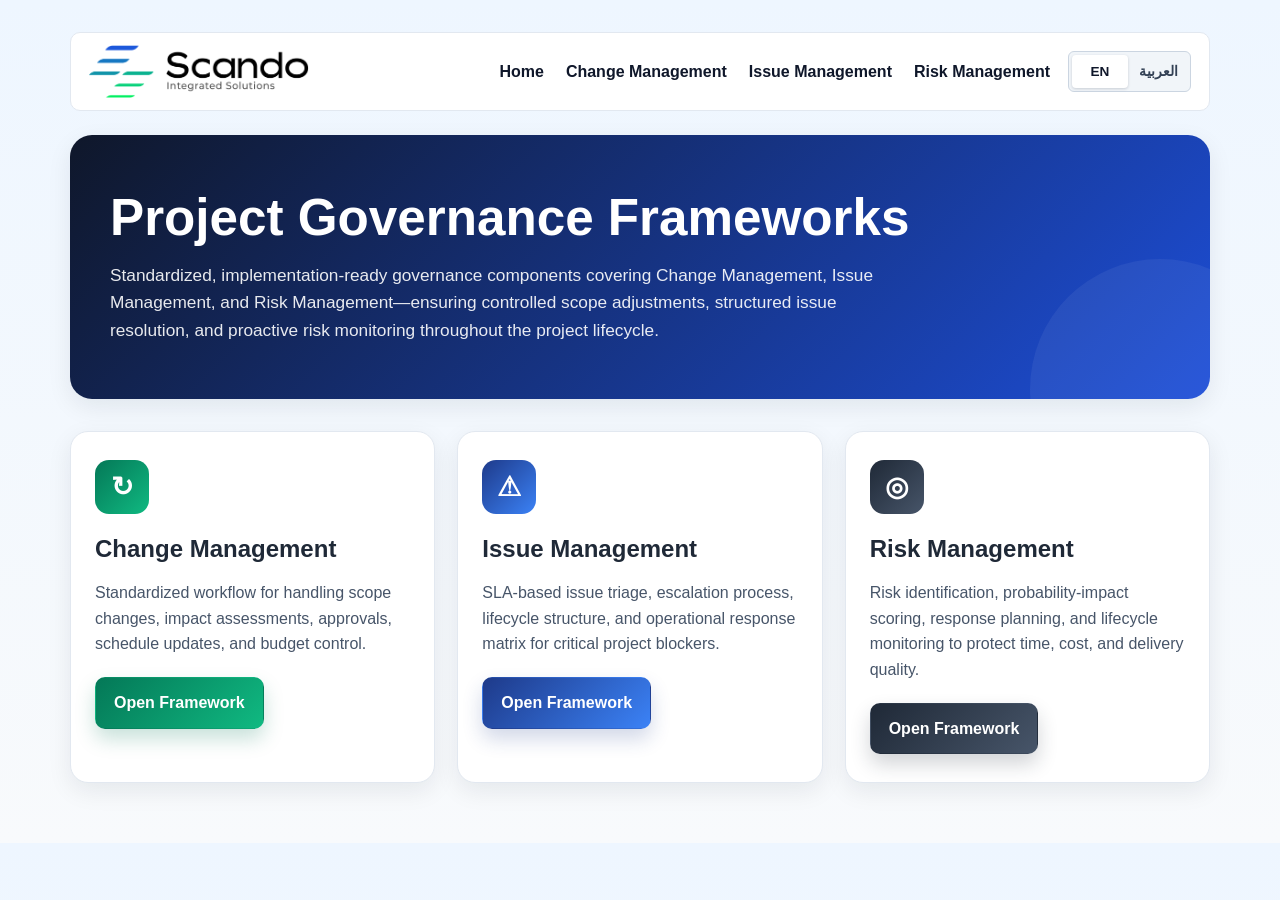
<file: index.html>
<!DOCTYPE html>
<html lang="en">
<head>
  <meta charset="UTF-8" />
  <meta name="viewport" content="width=device-width, initial-scale=1.0" />
  <title>Project Governance Frameworks</title>
  <link rel="stylesheet" href="language.css" />
  <script src="language.js" defer></script>
  <style>
    :root {
      --primary: #0f172a;
      --secondary: #1d4ed8;
      --green: #047857;
      --blue: #1e3a8a;
      --orange: #f59e0b;
      --bg: #f8fafc;
      --card: #ffffff;
      --text: #1f2937;
      --muted: #475569;
      --border: #e2e8f0;
      --shadow: 0 8px 24px rgba(15, 23, 42, 0.08);
    }

    * { box-sizing: border-box; }

    body {
      margin: 0;
      font-family: Inter, "Segoe UI", Arial, sans-serif;
      background: linear-gradient(180deg, #eef6ff 0%, var(--bg) 100%);
      color: var(--text);
      line-height: 1.6;
    }

    .container {
      max-width: 1180px;
      margin: 0 auto;
      padding: 32px 20px 60px;
    }

    .site-nav {
      display: flex;
      align-items: center;
      justify-content: space-between;
      gap: 24px;
      padding: 12px 18px;
      margin-bottom: 24px;
      background: white;
      border: 1px solid var(--border);
      border-radius: 10px;
    }

    .brand img { display: block; width: 220px; max-width: 40vw; height: auto; }
    .nav-links { display: flex; flex-wrap: wrap; gap: 10px 22px; }
    .nav-links a { color: var(--primary); font-weight: 700; text-decoration: none; }
    .nav-links a:hover { color: var(--secondary); text-decoration: underline; }

    .hero {
      background: linear-gradient(135deg, var(--primary), var(--secondary));
      color: white;
      border-radius: 22px;
      padding: 54px 40px;
      box-shadow: var(--shadow);
      margin-bottom: 32px;
      position: relative;
      overflow: hidden;
    }

    .hero::after {
      content: "";
      position: absolute;
      inset: auto -80px -120px auto;
      width: 260px;
      height: 260px;
      background: rgba(255,255,255,0.06);
      border-radius: 50%;
    }

    .hero h1 {
      margin: 0 0 14px;
      font-size: clamp(2.1rem, 4vw, 3.3rem);
      line-height: 1.15;
      max-width: 820px;
    }

    .hero p {
      margin: 0;
      font-size: 1.08rem;
      max-width: 780px;
      color: rgba(255,255,255,0.9);
    }

    .grid {
      display: grid;
      grid-template-columns: repeat(auto-fit, minmax(280px, 1fr));
      gap: 22px;
      margin-top: 12px;
    }

    .card {
      background: var(--card);
      border: 1px solid var(--border);
      border-radius: 18px;
      padding: 28px 24px;
      box-shadow: var(--shadow);
    }

    .card .icon {
      width: 54px;
      height: 54px;
      border-radius: 14px;
      display: flex;
      align-items: center;
      justify-content: center;
      font-size: 1.7rem;
      margin-bottom: 16px;
      color: white;
      font-weight: 700;
    }

    .card:nth-child(1) .icon { background: linear-gradient(135deg, var(--green), #10b981); }
    .card:nth-child(2) .icon { background: linear-gradient(135deg, var(--blue), #3b82f6); }
    .card:nth-child(3) .icon { background: linear-gradient(135deg, #1f2937, #475569); }

    .card h2 {
      margin: 0 0 12px;
      font-size: 1.5rem;
      color: var(--text);
    }

    .card p {
      margin: 0 0 20px;
      color: var(--muted);
    }

    .btn {
      display: inline-block;
      padding: 12px 18px;
      border-radius: 10px;
      text-decoration: none;
      font-weight: 700;
      transition: transform 0.2s ease, box-shadow 0.2s ease;
      border: 1px solid transparent;
    }

    .btn:hover {
      transform: translateY(-1px);
    }

    .btn.primary {
      background: linear-gradient(135deg, var(--green), #10b981);
      color: white;
      box-shadow: 0 10px 20px rgba(4, 120, 87, 0.22);
    }

    .btn.secondary {
      background: linear-gradient(135deg, var(--blue), #3b82f6);
      color: white;
      box-shadow: 0 10px 20px rgba(30, 58, 138, 0.2);
    }

    .btn.dark {
      background: linear-gradient(135deg, #1f2937, #475569);
      color: white;
      box-shadow: 0 10px 20px rgba(31, 41, 55, 0.2);
    }

    .meta {
      margin-top: 34px;
      background: rgba(255,255,255,0.75);
      border: 1px solid var(--border);
      border-radius: 18px;
      padding: 20px 22px;
      display: flex;
      flex-wrap: wrap;
      gap: 18px;
      justify-content: space-between;
      align-items: center;
    }

    .meta small {
      color: var(--muted);
      font-weight: 600;
      letter-spacing: 0.03em;
      text-transform: uppercase;
    }

    @media (max-width: 640px) {
      .site-nav { align-items: flex-start; flex-direction: column; }
      .nav-links { gap: 8px 16px; }

      .hero {
        padding: 38px 22px;
      }

      .card {
        padding: 22px 18px;
      }
    }
  </style>
</head>
<body data-page="home">
  <div class="container">
    <nav class="site-nav" aria-label="Main navigation">
      <a class="brand" href="index.html" aria-label="Scando Integrated Solutions">
        <img src="Scando.png" alt="Scando Integrated Solutions" />
      </a>
      <div class="site-nav-controls">
        <div class="nav-links">
          <a href="index.html" data-en="Home" data-ar="الرئيسية">Home</a>
          <a href="change_management_framework.html" data-en="Change Management" data-ar="إدارة التغيير">Change Management</a>
          <a href="issue_management_framework.html" data-en="Issue Management" data-ar="إدارة المشكلات">Issue Management</a>
          <a href="risk_management_framework.html" data-en="Risk Management" data-ar="إدارة المخاطر">Risk Management</a>
        </div>
        <div class="language-switch" role="group" aria-label="Language">
          <button type="button" data-language="en" aria-pressed="true">EN</button>
          <button type="button" data-language="ar" aria-pressed="false">العربية</button>
        </div>
      </div>
    </nav>
    <header class="hero">
      <h1>Project Governance Frameworks</h1>
      <p>
        Standardized, implementation-ready governance components covering Change Management, Issue Management, and Risk Management—ensuring controlled scope adjustments, structured issue resolution, and proactive risk monitoring throughout the project lifecycle.      </p>
    </header>

    <main class="grid">
      <section class="card">
        <div class="icon">↻</div>
        <h2>Change Management</h2>
        <p>
          Standardized workflow for handling scope changes, impact assessments, approvals, schedule updates,
          and budget control.
        </p>
        <a class="btn primary" href="change_management_framework.html">Open Framework</a>
      </section>

      <section class="card">
        <div class="icon">⚠</div>
        <h2>Issue Management</h2>
        <p>
          SLA-based issue triage, escalation process, lifecycle structure, and operational response matrix for
          critical project blockers.
        </p>
        <a class="btn secondary" href="issue_management_framework.html">Open Framework</a>
      </section>

      <section class="card">
        <div class="icon">◎</div>
        <h2>Risk Management</h2>
        <p>
          Risk identification, probability-impact scoring, response planning, and lifecycle monitoring to protect
          time, cost, and delivery quality.
        </p>
        <a class="btn dark" href="risk_management_framework.html">Open Framework</a>
      </section>
    </main>

  </div>
</body>
</html>
</file>
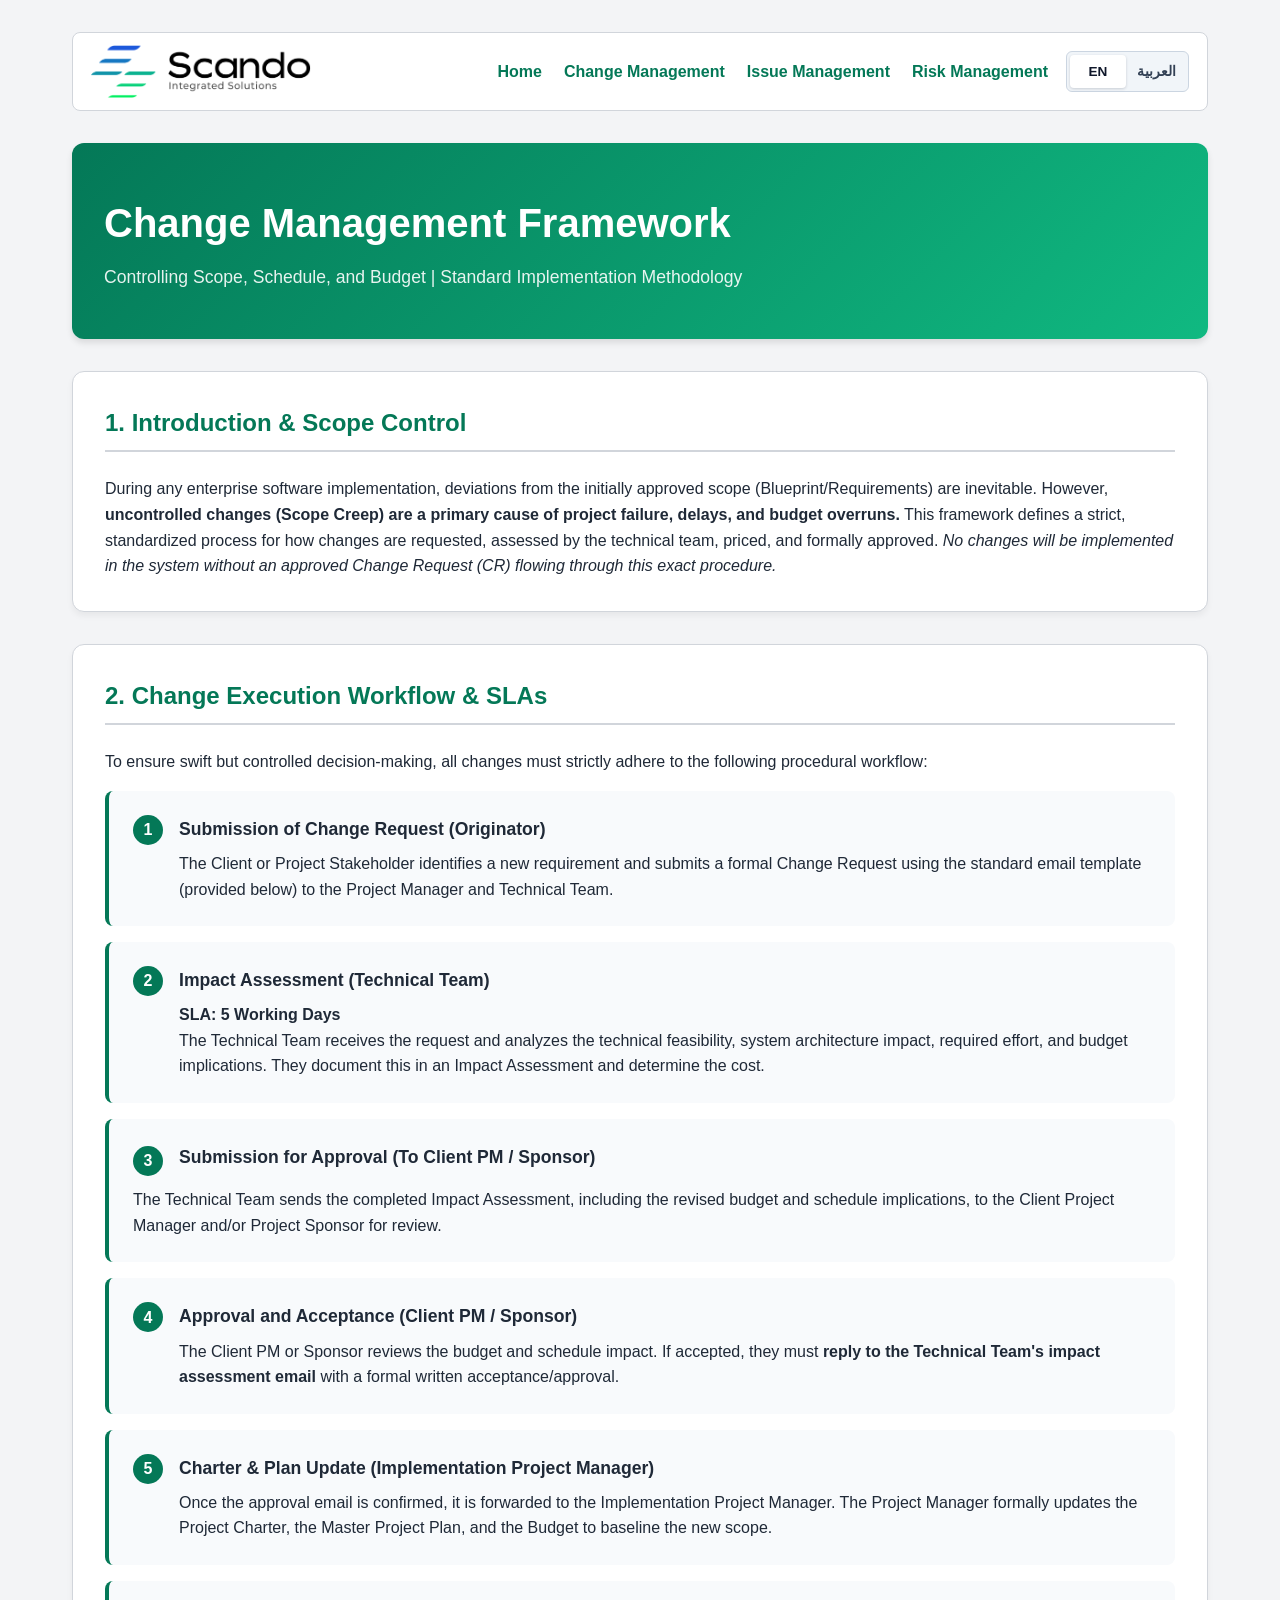
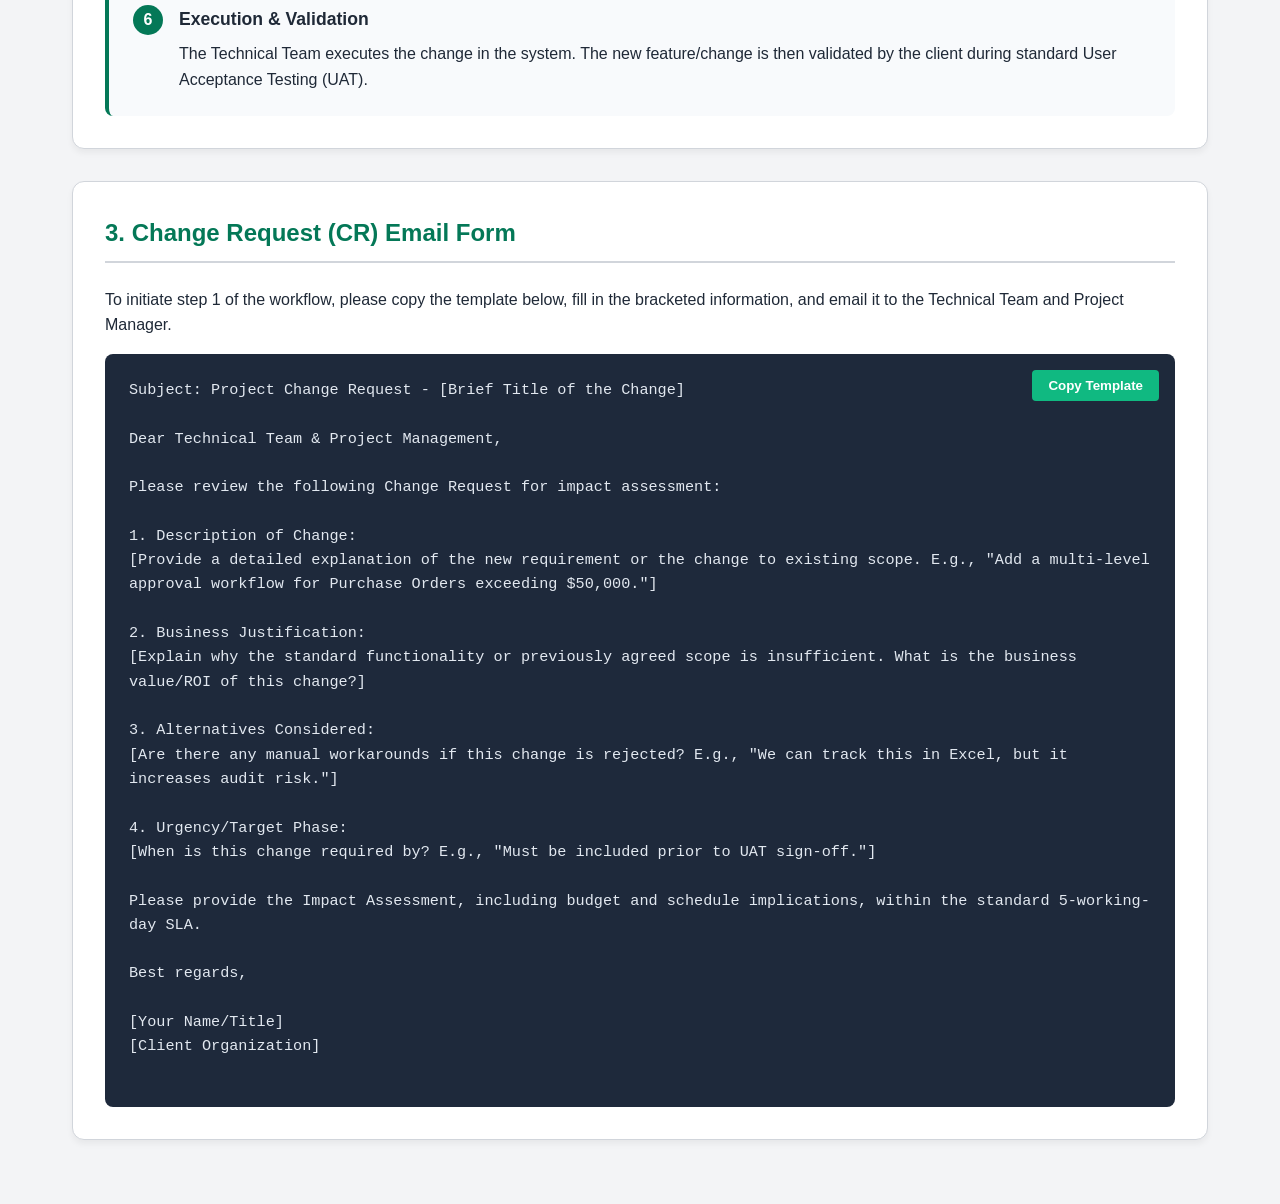
<file: change_management_framework.html>
<!DOCTYPE html>
<html lang="en">
<head>
    <meta charset="UTF-8">
    <meta name="viewport" content="width=device-width, initial-scale=1.0">
    <title>Change Management Framework | Implementation Methodology</title>
    <link rel="stylesheet" href="language.css">
    <script src="language.js" defer></script>
    <style>
        :root {
            --primary: #047857; /* Emerald 700 */
            --secondary: #10b981; /* Emerald 500 */
            --dark: #1f2937;
            --light: #f9fafb;
            --border: #d1d5db;
            --bg-main: #f3f4f6;
        }

        * { margin: 0; padding: 0; box-sizing: border-box; font-family: 'Inter', sans-serif; }
        body { background-color: var(--bg-main); color: var(--dark); line-height: 1.6; }
        .container { max-width: 1200px; margin: 0 auto; padding: 2rem; }

        .site-nav { display: flex; align-items: center; justify-content: space-between; gap: 24px; padding: 12px 18px; margin-bottom: 2rem; background: white; border: 1px solid var(--border); border-radius: 8px; }
        .brand img { display: block; width: 220px; max-width: 40vw; height: auto; }
        .nav-links { display: flex; flex-wrap: wrap; gap: 10px 22px; }
        .nav-links a { color: var(--primary); font-weight: 700; text-decoration: none; direction: rtl; font-family: Tahoma, Arial, sans-serif; }
        .nav-links a:hover { color: var(--secondary); text-decoration: underline; }
        @media (max-width: 768px) { .site-nav { align-items: flex-start; flex-direction: column; } .nav-links { gap: 8px 16px; } }
        
        header { background: linear-gradient(135deg, var(--primary), var(--secondary)); color: white; padding: 3rem 2rem; border-radius: 12px; margin-bottom: 2rem; box-shadow: 0 4px 6px rgba(0,0,0,0.1); }
        header h1 { font-size: 2.5rem; margin-bottom: 0.5rem; }
        header p { font-size: 1.1rem; opacity: 0.9; }

        .card { background: white; border-radius: 12px; padding: 2rem; margin-bottom: 2rem; border: 1px solid var(--border); box-shadow: 0 4px 6px rgba(0,0,0,0.05); }
        .card h2 { color: var(--primary); border-bottom: 2px solid var(--border); padding-bottom: 0.5rem; margin-bottom: 1.5rem; }

        .workflow { display: flex; flex-direction: column; gap: 1rem; margin-top: 1rem; }
        .step { display: flex; align-items: flex-start; background: #f8fafc; padding: 1.5rem; border-radius: 8px; border-left: 4px solid var(--primary); }
        .step-number { background: var(--primary); color: white; width: 30px; height: 30px; border-radius: 50%; display: flex; align-items: center; justify-content: center; font-weight: bold; flex-shrink: 0; margin-right: 1rem; }
        .step-content h3 { margin-bottom: 0.5rem; color: var(--dark); font-size: 1.1rem; }

        .email-template-container { background: #1e293b; color: #e2e8f0; padding: 1.5rem; border-radius: 8px; position: relative; margin-top: 1rem; }
        .email-template-container pre { white-space: pre-wrap; font-family: 'Courier New', Courier, monospace; font-size: 0.95rem; }
        .copy-btn { position: absolute; top: 1rem; right: 1rem; background: var(--secondary); color: white; border: none; padding: 0.5rem 1rem; border-radius: 4px; cursor: pointer; font-weight: bold; transition: background 0.3s; }
        .copy-btn:hover { background: var(--primary); }

        @media (max-width: 768px) {
            .step { flex-direction: column; }
            .step-number { margin-bottom: 1rem; }
        }

        @media print { body { background: white; } header { background: white; color: black; border-bottom: 2px solid black; box-shadow: none;} .card { box-shadow: none; border: none; break-inside: avoid; } .copy-btn { display: none; } .email-template-container { background: #f8fafc; color: black; border: 1px solid black; } }
    </style>
</head>
<body data-page="change">
    <div class="container">
        <nav class="site-nav" aria-label="Main navigation">
            <a class="brand" href="index.html" aria-label="Scando Integrated Solutions"><img src="Scando.png" alt="Scando Integrated Solutions"></a>
            <div class="site-nav-controls">
                <div class="nav-links">
                    <a href="index.html" data-en="Home" data-ar="الرئيسية">Home</a>
                    <a href="change_management_framework.html" data-en="Change Management" data-ar="إدارة التغيير">Change Management</a>
                    <a href="issue_management_framework.html" data-en="Issue Management" data-ar="إدارة المشكلات">Issue Management</a>
                    <a href="risk_management_framework.html" data-en="Risk Management" data-ar="إدارة المخاطر">Risk Management</a>
                </div>
                <div class="language-switch" role="group" aria-label="Language">
                    <button type="button" data-language="en" aria-pressed="true">EN</button>
                    <button type="button" data-language="ar" aria-pressed="false">العربية</button>
                </div>
            </div>
        </nav>
        <header>
            <h1>Change Management Framework</h1>
            <p>Controlling Scope, Schedule, and Budget | Standard Implementation Methodology</p>
        </header>

        <div class="card">
            <h2>1. Introduction & Scope Control</h2>
            <p>During any enterprise software implementation, deviations from the initially approved scope (Blueprint/Requirements) are inevitable. However, <strong>uncontrolled changes (Scope Creep) are a primary cause of project failure, delays, and budget overruns.</strong> This framework defines a strict, standardized process for how changes are requested, assessed by the technical team, priced, and formally approved. <em>No changes will be implemented in the system without an approved Change Request (CR) flowing through this exact procedure.</em></p>
        </div>

        <div class="card">
            <h2>2. Change Execution Workflow & SLAs</h2>
            <p>To ensure swift but controlled decision-making, all changes must strictly adhere to the following procedural workflow:</p>
            
            <div class="workflow">
                <div class="step">
                    <div class="step-number">1</div>
                    <div class="step-content">
                        <h3>Submission of Change Request (Originator)</h3>
                        <p>The Client or Project Stakeholder identifies a new requirement and submits a formal Change Request using the standard email template (provided below) to the Project Manager and Technical Team.</p>
                    </div>
                </div>
                <div class="step">
                    <div class="step-number">2</div>
                    <div class="step-content">
                        <h3>Impact Assessment (Technical Team)</h3>
                        <p><strong>SLA: 5 Working Days</strong><br>The Technical Team receives the request and analyzes the technical feasibility, system architecture impact, required effort, and budget implications. They document this in an Impact Assessment and determine the cost.</p>
                    </div>
                </div>
                <div class="step">
                    <div class="step-content">
                        <div style="display: flex; align-items: center; margin-bottom: 0.5rem;">
                            <div class="step-number" style="margin-right: 1rem;">3</div>
                            <h3>Submission for Approval (To Client PM / Sponsor)</h3>
                        </div>
                        <p>The Technical Team sends the completed Impact Assessment, including the revised budget and schedule implications, to the Client Project Manager and/or Project Sponsor for review.</p>
                    </div>
                </div>
                <div class="step">
                    <div class="step-number">4</div>
                    <div class="step-content">
                        <h3>Approval and Acceptance (Client PM / Sponsor)</h3>
                        <p>The Client PM or Sponsor reviews the budget and schedule impact. If accepted, they must <strong>reply to the Technical Team's impact assessment email</strong> with a formal written acceptance/approval.</p>
                    </div>
                </div>
                <div class="step">
                    <div class="step-number">5</div>
                    <div class="step-content">
                        <h3>Charter & Plan Update (Implementation Project Manager)</h3>
                        <p>Once the approval email is confirmed, it is forwarded to the Implementation Project Manager. The Project Manager formally updates the Project Charter, the Master Project Plan, and the Budget to baseline the new scope.</p>
                    </div>
                </div>
                <div class="step">
                    <div class="step-number">6</div>
                    <div class="step-content">
                        <h3>Execution & Validation</h3>
                        <p>The Technical Team executes the change in the system. The new feature/change is then validated by the client during standard User Acceptance Testing (UAT).</p>
                    </div>
                </div>
            </div>
        </div>

        <div class="card">
            <h2>3. Change Request (CR) Email Form</h2>
            <p>To initiate step 1 of the workflow, please copy the template below, fill in the bracketed information, and email it to the Technical Team and Project Manager.</p>
            
            <div class="email-template-container">
                <button class="copy-btn" onclick="copyTemplate()">Copy Template</button>
                <pre id="email-template">Subject: Project Change Request - [Brief Title of the Change]

Dear Technical Team & Project Management,

Please review the following Change Request for impact assessment:

1. Description of Change:
[Provide a detailed explanation of the new requirement or the change to existing scope. E.g., "Add a multi-level approval workflow for Purchase Orders exceeding $50,000."]

2. Business Justification:
[Explain why the standard functionality or previously agreed scope is insufficient. What is the business value/ROI of this change?]

3. Alternatives Considered:
[Are there any manual workarounds if this change is rejected? E.g., "We can track this in Excel, but it increases audit risk."]

4. Urgency/Target Phase:
[When is this change required by? E.g., "Must be included prior to UAT sign-off."]

Please provide the Impact Assessment, including budget and schedule implications, within the standard 5-working-day SLA.

Best regards,

[Your Name/Title]
[Client Organization]
                </pre>
            </div>
        </div>

    </div>

    <script>
        function copyTemplate() {
            const templateText = document.getElementById('email-template').innerText;
            
            // Create a temporary textarea to execute the copy command
            const textArea = document.createElement("textarea");
            textArea.value = templateText;
            document.body.appendChild(textArea);
            textArea.select();
            
            try {
                document.execCommand('copy');
                const btn = document.querySelector('.copy-btn');
                btn.innerText = window.currentLanguage === 'ar' ? 'تم النسخ' : 'Copied!';
                btn.style.backgroundColor = '#059669'; // Darker emerald
                setTimeout(() => {
                    btn.innerText = window.currentLanguage === 'ar' ? 'نسخ النموذج' : 'Copy Template';
                    btn.style.backgroundColor = 'var(--secondary)';
                }, 2000);
            } catch (err) {
                console.error('Failed to copy text', err);
            }
            
            document.body.removeChild(textArea);
        }
    </script>
</body>
</html>
</file>
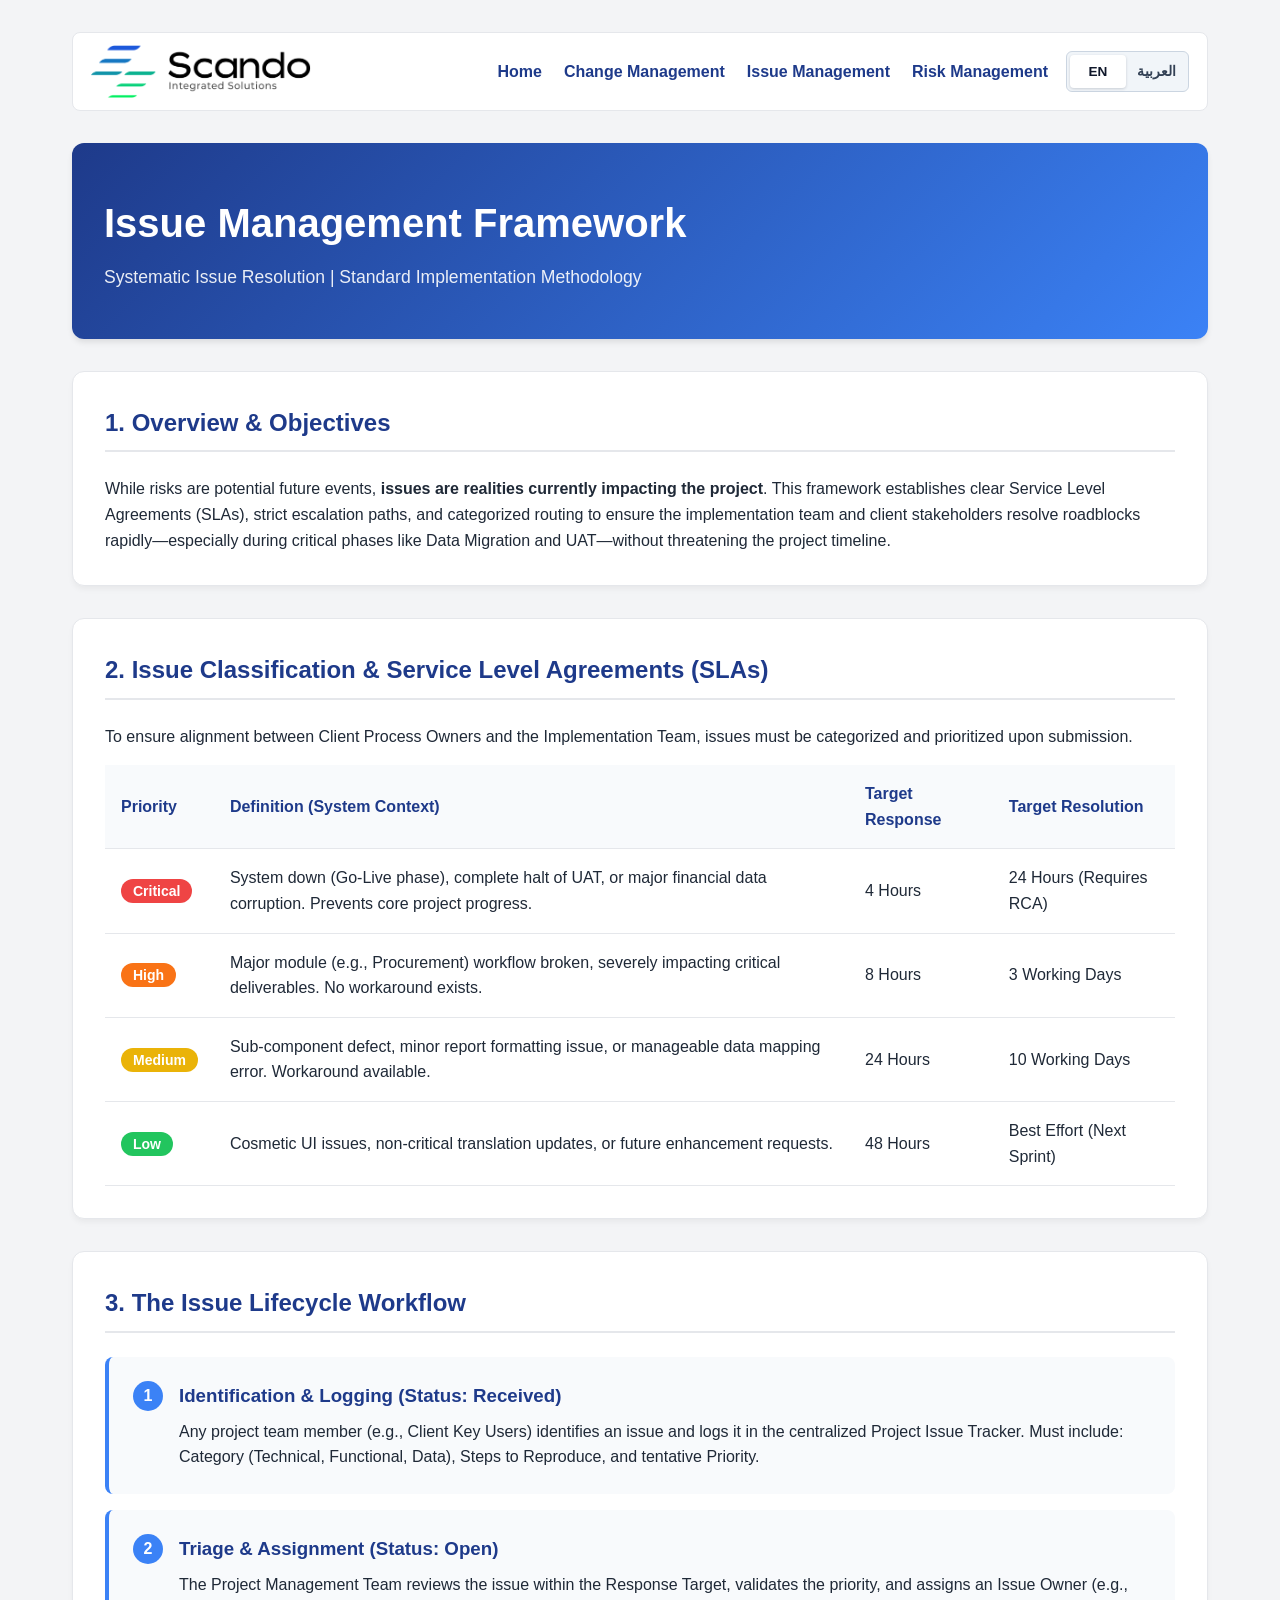
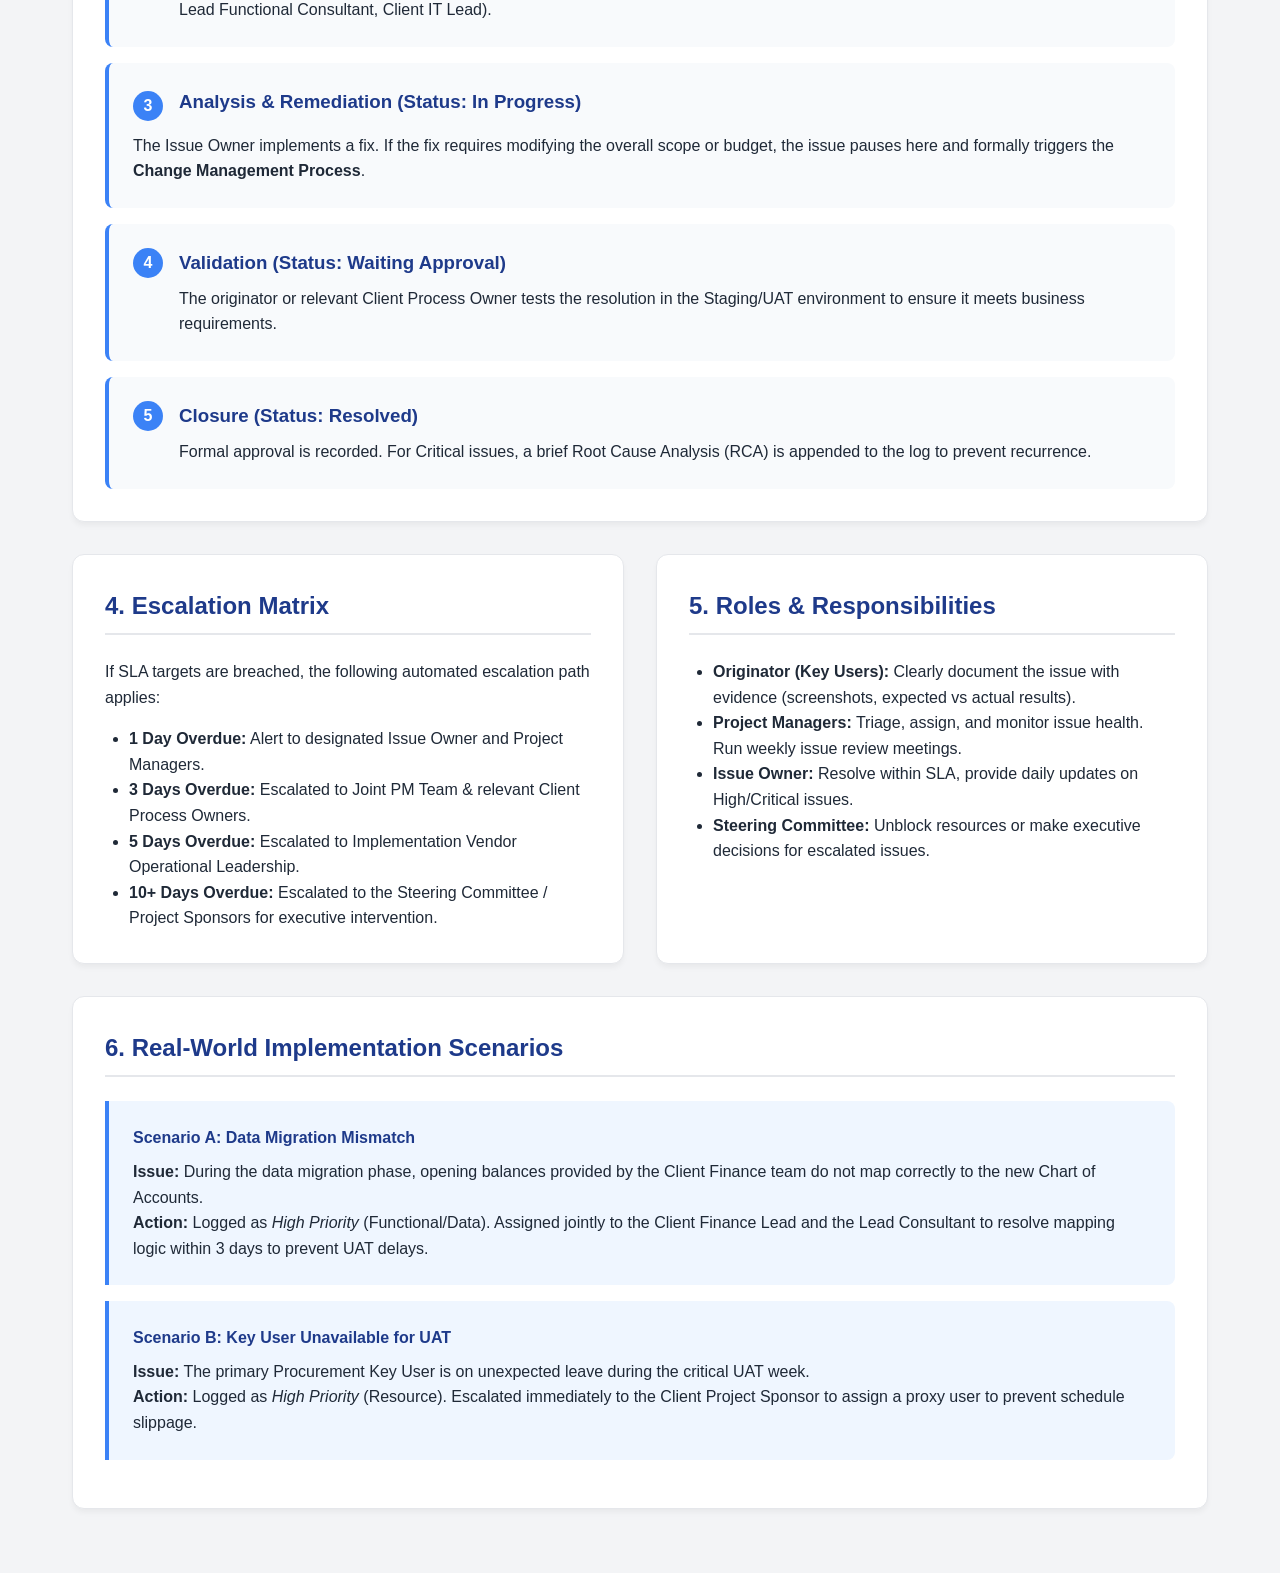
<file: issue_management_framework.html>
<!DOCTYPE html>
<html lang="en">
<head>
    <meta charset="UTF-8">
    <meta name="viewport" content="width=device-width, initial-scale=1.0">
    <title>Issue Management Framework | Implementation Methodology</title>
    <link rel="stylesheet" href="language.css">
    <script src="language.js" defer></script>
    <style>
        :root {
            --primary: #1e3a8a; /* Deep Blue */
            --secondary: #3b82f6; /* Blue */
            --accent: #f59e0b; /* Amber */
            --text-main: #1f2937;
            --bg-main: #f3f4f6;
            --bg-card: #ffffff;
            --border: #e5e7eb;
            --critical: #ef4444;
            --high: #f97316;
            --medium: #eab308;
            --low: #22c55e;
        }

        * { margin: 0; padding: 0; box-sizing: border-box; font-family: 'Inter', -apple-system, sans-serif; }
        
        body { background-color: var(--bg-main); color: var(--text-main); line-height: 1.6; }
        .container { max-width: 1200px; margin: 0 auto; padding: 2rem; }

        .site-nav { display: flex; align-items: center; justify-content: space-between; gap: 24px; padding: 12px 18px; margin-bottom: 2rem; background: white; border: 1px solid var(--border); border-radius: 8px; }
        .brand img { display: block; width: 220px; max-width: 40vw; height: auto; }
        .nav-links { display: flex; flex-wrap: wrap; gap: 10px 22px; }
        .nav-links a { color: var(--primary); font-weight: 700; text-decoration: none; direction: rtl; font-family: Tahoma, Arial, sans-serif; }
        .nav-links a:hover { color: var(--secondary); text-decoration: underline; }
        @media (max-width: 768px) { .site-nav { align-items: flex-start; flex-direction: column; } .nav-links { gap: 8px 16px; } }
        
        header { background: linear-gradient(135deg, var(--primary), var(--secondary)); color: white; padding: 3rem 2rem; border-radius: 12px; margin-bottom: 2rem; box-shadow: 0 4px 6px -1px rgba(0, 0, 0, 0.1); }
        header h1 { font-size: 2.5rem; margin-bottom: 0.5rem; }
        header p { font-size: 1.1rem; opacity: 0.9; }

        .card { background: var(--bg-card); border-radius: 12px; padding: 2rem; margin-bottom: 2rem; box-shadow: 0 4px 6px -1px rgba(0, 0, 0, 0.05); border: 1px solid var(--border); }
        .card h2 { color: var(--primary); margin-bottom: 1.5rem; font-size: 1.5rem; border-bottom: 2px solid var(--border); padding-bottom: 0.5rem; }

        table { width: 100%; border-collapse: collapse; margin-top: 1rem; }
        th, td { padding: 1rem; text-align: left; border-bottom: 1px solid var(--border); }
        th { background-color: #f8fafc; font-weight: 600; color: var(--primary); }
        tr:hover { background-color: #f8fafc; }

        .badge { padding: 0.25rem 0.75rem; border-radius: 9999px; font-size: 0.875rem; font-weight: 600; color: white; }
        .badge.critical { background-color: var(--critical); }
        .badge.high { background-color: var(--high); }
        .badge.medium { background-color: var(--medium); }
        .badge.low { background-color: var(--low); }

        .workflow { display: flex; flex-direction: column; gap: 1rem; margin-top: 1rem; }
        .step { display: flex; align-items: flex-start; background: #f8fafc; padding: 1.5rem; border-radius: 8px; border-left: 4px solid var(--secondary); }
        .step-number { background: var(--secondary); color: white; width: 30px; height: 30px; border-radius: 50%; display: flex; align-items: center; justify-content: center; font-weight: bold; flex-shrink: 0; margin-right: 1rem; }
        .step-content h3 { margin-bottom: 0.5rem; color: var(--primary); }

        .scenario-box { background: #eff6ff; border-left: 4px solid var(--secondary); padding: 1.5rem; margin-bottom: 1rem; border-radius: 0 8px 8px 0; }
        .scenario-box h4 { color: var(--primary); margin-bottom: 0.5rem; }

        @media (min-width: 768px) {
            .grid-2 { display: grid; grid-template-columns: 1fr 1fr; gap: 2rem; }
        }

        @media print {
            body { background: white; }
            .container { padding: 0; }
            .card { box-shadow: none; border: none; break-inside: avoid; }
            header { background: white; color: black; border-bottom: 2px solid black; padding: 1rem 0; box-shadow: none; }
            .badge { border: 1px solid black; color: black; background: transparent !important; }
        }
    </style>
</head>
<body data-page="issue">
    <div class="container">
        <nav class="site-nav" aria-label="Main navigation">
            <a class="brand" href="index.html" aria-label="Scando Integrated Solutions"><img src="Scando.png" alt="Scando Integrated Solutions"></a>
            <div class="site-nav-controls">
                <div class="nav-links">
                    <a href="index.html" data-en="Home" data-ar="الرئيسية">Home</a>
                    <a href="change_management_framework.html" data-en="Change Management" data-ar="إدارة التغيير">Change Management</a>
                    <a href="issue_management_framework.html" data-en="Issue Management" data-ar="إدارة المشكلات">Issue Management</a>
                    <a href="risk_management_framework.html" data-en="Risk Management" data-ar="إدارة المخاطر">Risk Management</a>
                </div>
                <div class="language-switch" role="group" aria-label="Language">
                    <button type="button" data-language="en" aria-pressed="true">EN</button>
                    <button type="button" data-language="ar" aria-pressed="false">العربية</button>
                </div>
            </div>
        </nav>
        <header>
            <h1>Issue Management Framework</h1>
            <p>Systematic Issue Resolution | Standard Implementation Methodology</p>
        </header>

        <div class="card">
            <h2>1. Overview & Objectives</h2>
            <p>While risks are potential future events, <strong>issues are realities currently impacting the project</strong>. This framework establishes clear Service Level Agreements (SLAs), strict escalation paths, and categorized routing to ensure the implementation team and client stakeholders resolve roadblocks rapidly—especially during critical phases like Data Migration and UAT—without threatening the project timeline.</p>
        </div>

        <div class="card">
            <h2>2. Issue Classification & Service Level Agreements (SLAs)</h2>
            <p>To ensure alignment between Client Process Owners and the Implementation Team, issues must be categorized and prioritized upon submission.</p>
            
            <div style="overflow-x: auto;">
                <table>
                    <thead>
                        <tr>
                            <th>Priority</th>
                            <th>Definition (System Context)</th>
                            <th>Target Response</th>
                            <th>Target Resolution</th>
                        </tr>
                    </thead>
                    <tbody>
                        <tr>
                            <td><span class="badge critical">Critical</span></td>
                            <td>System down (Go-Live phase), complete halt of UAT, or major financial data corruption. Prevents core project progress.</td>
                            <td>4 Hours</td>
                            <td>24 Hours (Requires RCA)</td>
                        </tr>
                        <tr>
                            <td><span class="badge high">High</span></td>
                            <td>Major module (e.g., Procurement) workflow broken, severely impacting critical deliverables. No workaround exists.</td>
                            <td>8 Hours</td>
                            <td>3 Working Days</td>
                        </tr>
                        <tr>
                            <td><span class="badge medium">Medium</span></td>
                            <td>Sub-component defect, minor report formatting issue, or manageable data mapping error. Workaround available.</td>
                            <td>24 Hours</td>
                            <td>10 Working Days</td>
                        </tr>
                        <tr>
                            <td><span class="badge low">Low</span></td>
                            <td>Cosmetic UI issues, non-critical translation updates, or future enhancement requests.</td>
                            <td>48 Hours</td>
                            <td>Best Effort (Next Sprint)</td>
                        </tr>
                    </tbody>
                </table>
            </div>
        </div>

        <div class="card">
            <h2>3. The Issue Lifecycle Workflow</h2>
            <div class="workflow">
                <div class="step">
                    <div class="step-number">1</div>
                    <div class="step-content">
                        <h3>Identification & Logging (Status: Received)</h3>
                        <p>Any project team member (e.g., Client Key Users) identifies an issue and logs it in the centralized Project Issue Tracker. Must include: Category (Technical, Functional, Data), Steps to Reproduce, and tentative Priority.</p>
                    </div>
                </div>
                <div class="step">
                    <div class="step-number">2</div>
                    <div class="step-content">
                        <h3>Triage & Assignment (Status: Open)</h3>
                        <p>The Project Management Team reviews the issue within the Response Target, validates the priority, and assigns an Issue Owner (e.g., Lead Functional Consultant, Client IT Lead).</p>
                    </div>
                </div>
                <div class="step">
                    <div class="step-content">
                        <div style="display: flex; align-items: center; margin-bottom: 0.5rem;">
                            <div class="step-number" style="margin-right: 1rem;">3</div>
                            <h3>Analysis & Remediation (Status: In Progress)</h3>
                        </div>
                        <p>The Issue Owner implements a fix. If the fix requires modifying the overall scope or budget, the issue pauses here and formally triggers the <strong>Change Management Process</strong>.</p>
                    </div>
                </div>
                <div class="step">
                    <div class="step-number">4</div>
                    <div class="step-content">
                        <h3>Validation (Status: Waiting Approval)</h3>
                        <p>The originator or relevant Client Process Owner tests the resolution in the Staging/UAT environment to ensure it meets business requirements.</p>
                    </div>
                </div>
                <div class="step">
                    <div class="step-number">5</div>
                    <div class="step-content">
                        <h3>Closure (Status: Resolved)</h3>
                        <p>Formal approval is recorded. For Critical issues, a brief Root Cause Analysis (RCA) is appended to the log to prevent recurrence.</p>
                    </div>
                </div>
            </div>
        </div>

        <div class="grid-2">
            <div class="card">
                <h2>4. Escalation Matrix</h2>
                <p>If SLA targets are breached, the following automated escalation path applies:</p>
                <ul style="margin-left: 1.5rem; margin-top: 1rem;">
                    <li><strong>1 Day Overdue:</strong> Alert to designated Issue Owner and Project Managers.</li>
                    <li><strong>3 Days Overdue:</strong> Escalated to Joint PM Team & relevant Client Process Owners.</li>
                    <li><strong>5 Days Overdue:</strong> Escalated to Implementation Vendor Operational Leadership.</li>
                    <li><strong>10+ Days Overdue:</strong> Escalated to the Steering Committee / Project Sponsors for executive intervention.</li>
                </ul>
            </div>

            <div class="card">
                <h2>5. Roles & Responsibilities</h2>
                <ul style="margin-left: 1.5rem; margin-top: 1rem;">
                    <li><strong>Originator (Key Users):</strong> Clearly document the issue with evidence (screenshots, expected vs actual results).</li>
                    <li><strong>Project Managers:</strong> Triage, assign, and monitor issue health. Run weekly issue review meetings.</li>
                    <li><strong>Issue Owner:</strong> Resolve within SLA, provide daily updates on High/Critical issues.</li>
                    <li><strong>Steering Committee:</strong> Unblock resources or make executive decisions for escalated issues.</li>
                </ul>
            </div>
        </div>

        <div class="card">
            <h2>6. Real-World Implementation Scenarios</h2>
            
            <div class="scenario-box">
                <h4>Scenario A: Data Migration Mismatch</h4>
                <p><strong>Issue:</strong> During the data migration phase, opening balances provided by the Client Finance team do not map correctly to the new Chart of Accounts.</p>
                <p><strong>Action:</strong> Logged as <em>High Priority</em> (Functional/Data). Assigned jointly to the Client Finance Lead and the Lead Consultant to resolve mapping logic within 3 days to prevent UAT delays.</p>
            </div>

            <div class="scenario-box">
                <h4>Scenario B: Key User Unavailable for UAT</h4>
                <p><strong>Issue:</strong> The primary Procurement Key User is on unexpected leave during the critical UAT week.</p>
                <p><strong>Action:</strong> Logged as <em>High Priority</em> (Resource). Escalated immediately to the Client Project Sponsor to assign a proxy user to prevent schedule slippage.</p>
            </div>
        </div>

    </div>
</body>
</html>
</file>
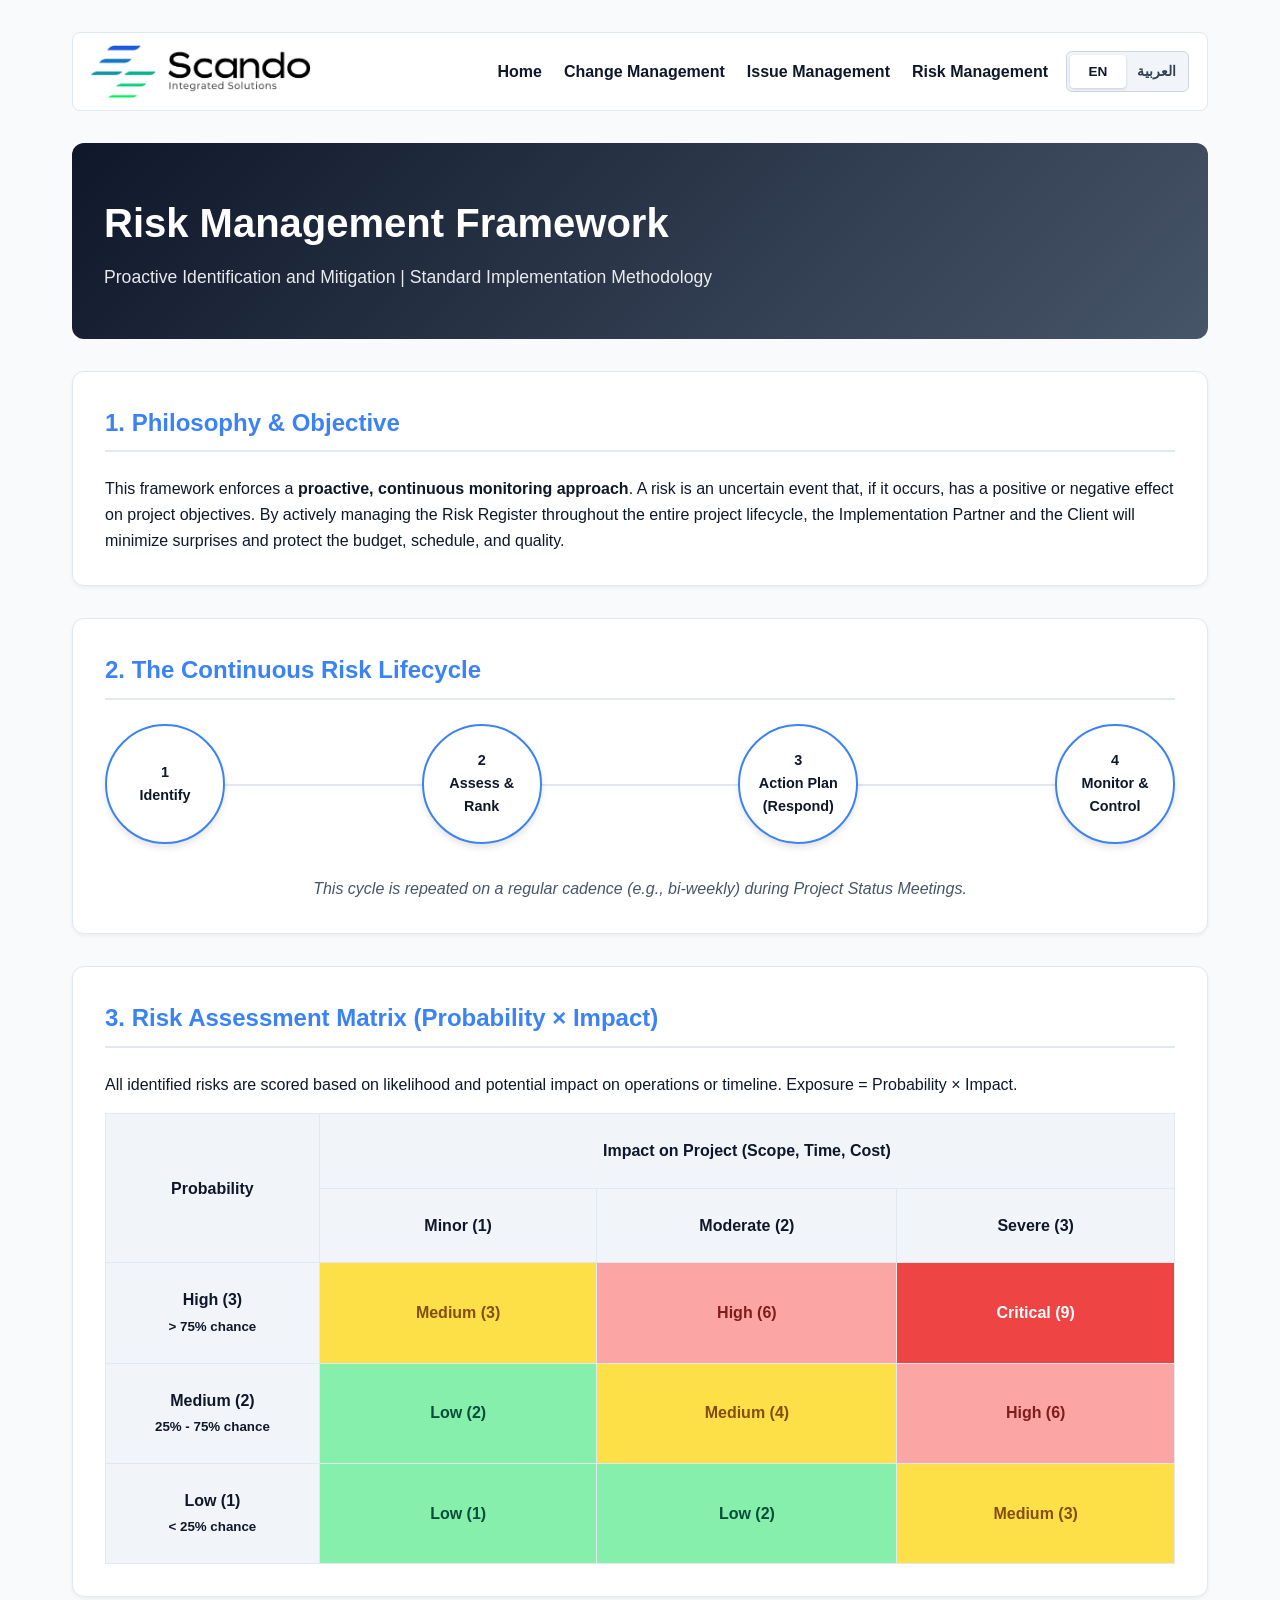
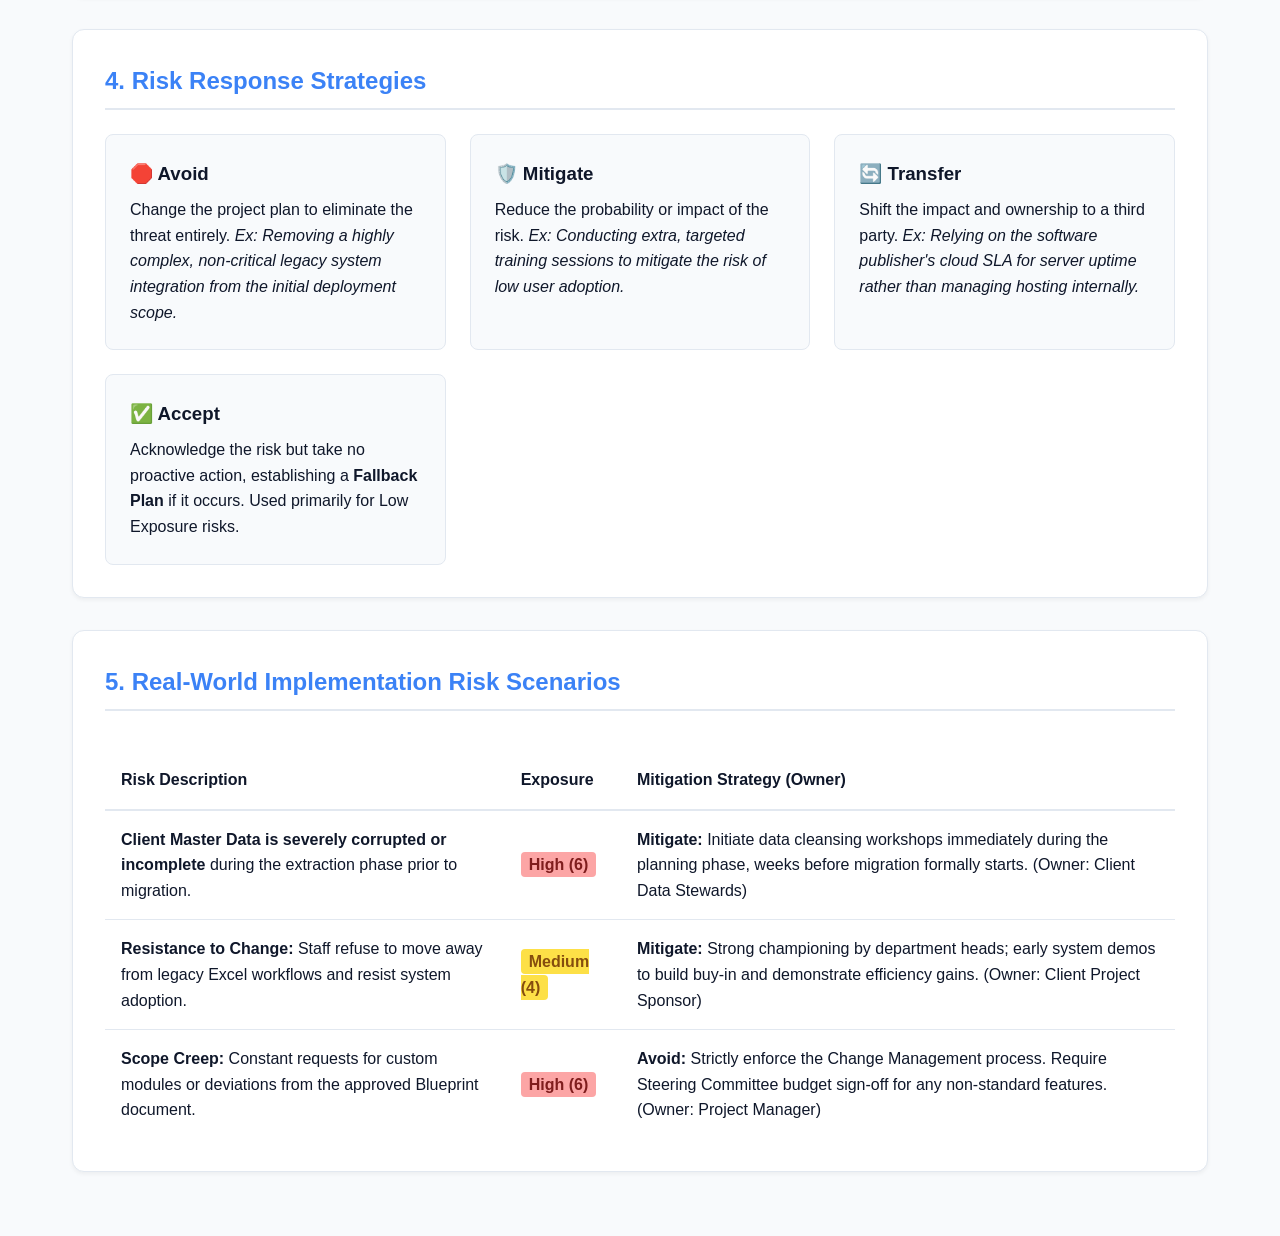
<file: risk_management_framework.html>
<!DOCTYPE html>
<html lang="en">
<head>
    <meta charset="UTF-8">
    <meta name="viewport" content="width=device-width, initial-scale=1.0">
    <title>Risk Management Framework | Implementation Methodology</title>
    <link rel="stylesheet" href="language.css">
    <script src="language.js" defer></script>
    <style>
        :root {
            --primary: #0f172a; /* Slate 900 */
            --secondary: #475569; /* Slate 600 */
            --accent: #3b82f6; /* Blue */
            --bg-main: #f8fafc;
            --bg-card: #ffffff;
            --border: #e2e8f0;
            --risk-low: #86efac;
            --risk-med: #fde047;
            --risk-high: #fca5a5;
            --risk-critical: #ef4444;
        }

        * { margin: 0; padding: 0; box-sizing: border-box; font-family: 'Inter', -apple-system, sans-serif; }
        body { background-color: var(--bg-main); color: var(--primary); line-height: 1.6; }
        .container { max-width: 1200px; margin: 0 auto; padding: 2rem; }

        .site-nav { display: flex; align-items: center; justify-content: space-between; gap: 24px; padding: 12px 18px; margin-bottom: 2rem; background: white; border: 1px solid var(--border); border-radius: 8px; }
        .brand img { display: block; width: 220px; max-width: 40vw; height: auto; }
        .nav-links { display: flex; flex-wrap: wrap; gap: 10px 22px; }
        .nav-links a { color: var(--primary); font-weight: 700; text-decoration: none; direction: rtl; font-family: Tahoma, Arial, sans-serif; }
        .nav-links a:hover { color: var(--accent); text-decoration: underline; }
        @media (max-width: 768px) { .site-nav { align-items: flex-start; flex-direction: column; } .nav-links { gap: 8px 16px; } }
        
        header { background: linear-gradient(135deg, var(--primary), var(--secondary)); color: white; padding: 3rem 2rem; border-radius: 12px; margin-bottom: 2rem; }
        header h1 { font-size: 2.5rem; margin-bottom: 0.5rem; }
        header p { font-size: 1.1rem; opacity: 0.9; }

        .card { background: var(--bg-card); border-radius: 12px; padding: 2rem; margin-bottom: 2rem; border: 1px solid var(--border); box-shadow: 0 2px 4px rgba(0,0,0,0.05); }
        .card h2 { color: var(--accent); margin-bottom: 1.5rem; border-bottom: 2px solid var(--border); padding-bottom: 0.5rem; }

        .matrix-table { width: 100%; border-collapse: collapse; text-align: center; margin-top: 1rem; }
        .matrix-table th, .matrix-table td { border: 1px solid var(--border); padding: 1.5rem; }
        .matrix-table th { background: #f1f5f9; }
        
        .bg-low { background-color: var(--risk-low); color: #064e3b; font-weight: bold; }
        .bg-med { background-color: var(--risk-med); color: #854d0e; font-weight: bold; }
        .bg-high { background-color: var(--risk-high); color: #7f1d1d; font-weight: bold; }
        .bg-critical { background-color: var(--risk-critical); color: white; font-weight: bold; }

        .strategy-grid { display: grid; grid-template-columns: repeat(auto-fit, minmax(250px, 1fr)); gap: 1.5rem; }
        .strategy-card { border: 1px solid var(--border); padding: 1.5rem; border-radius: 8px; background: #f8fafc; }
        .strategy-card h3 { color: var(--primary); margin-bottom: 0.5rem; display: flex; align-items: center; gap: 0.5rem; }

        .lifecycle { display: flex; justify-content: space-between; flex-wrap: wrap; margin-top: 1rem; position: relative; }
        .lifecycle::before { content: ''; position: absolute; top: 50%; left: 0; right: 0; height: 2px; background: var(--border); z-index: 1; }
        .phase { background: white; border: 2px solid var(--accent); border-radius: 50%; width: 120px; height: 120px; display: flex; flex-direction: column; align-items: center; justify-content: center; z-index: 2; font-weight: bold; text-align: center; font-size: 0.9rem; padding: 1rem; box-shadow: 0 4px 6px rgba(0,0,0,0.1); }

        @media (max-width: 768px) {
            .lifecycle { flex-direction: column; align-items: center; gap: 1rem; }
            .lifecycle::before { display: none; }
        }

        @media print { body { background: white; } .container { padding: 0; } header { background: white; color: black; } .card { border: none; box-shadow: none; break-inside: avoid; } }
    </style>
</head>
<body data-page="risk">
    <div class="container">
        <nav class="site-nav" aria-label="Main navigation">
            <a class="brand" href="index.html" aria-label="Scando Integrated Solutions"><img src="Scando.png" alt="Scando Integrated Solutions"></a>
            <div class="site-nav-controls">
                <div class="nav-links">
                    <a href="index.html" data-en="Home" data-ar="الرئيسية">Home</a>
                    <a href="change_management_framework.html" data-en="Change Management" data-ar="إدارة التغيير">Change Management</a>
                    <a href="issue_management_framework.html" data-en="Issue Management" data-ar="إدارة المشكلات">Issue Management</a>
                    <a href="risk_management_framework.html" data-en="Risk Management" data-ar="إدارة المخاطر">Risk Management</a>
                </div>
                <div class="language-switch" role="group" aria-label="Language">
                    <button type="button" data-language="en" aria-pressed="true">EN</button>
                    <button type="button" data-language="ar" aria-pressed="false">العربية</button>
                </div>
            </div>
        </nav>
        <header>
            <h1>Risk Management Framework</h1>
            <p>Proactive Identification and Mitigation | Standard Implementation Methodology</p>
        </header>

        <div class="card">
            <h2>1. Philosophy & Objective</h2>
            <p>This framework enforces a <strong>proactive, continuous monitoring approach</strong>. A risk is an uncertain event that, if it occurs, has a positive or negative effect on project objectives. By actively managing the Risk Register throughout the entire project lifecycle, the Implementation Partner and the Client will minimize surprises and protect the budget, schedule, and quality.</p>
        </div>

        <div class="card">
            <h2>2. The Continuous Risk Lifecycle</h2>
            <div class="lifecycle">
                <div class="phase">1<br>Identify</div>
                <div class="phase">2<br>Assess & Rank</div>
                <div class="phase">3<br>Action Plan (Respond)</div>
                <div class="phase">4<br>Monitor & Control</div>
            </div>
            <p style="margin-top: 2rem; text-align: center; color: var(--secondary);"><em>This cycle is repeated on a regular cadence (e.g., bi-weekly) during Project Status Meetings.</em></p>
        </div>

        <div class="card">
            <h2>3. Risk Assessment Matrix (Probability × Impact)</h2>
            <p>All identified risks are scored based on likelihood and potential impact on operations or timeline. Exposure = Probability × Impact.</p>
            <div style="overflow-x: auto;">
                <table class="matrix-table">
                    <thead>
                        <tr>
                            <th rowspan="2" style="width: 20%;">Probability</th>
                            <th colspan="3">Impact on Project (Scope, Time, Cost)</th>
                        </tr>
                        <tr>
                            <th>Minor (1)</th>
                            <th>Moderate (2)</th>
                            <th>Severe (3)</th>
                        </tr>
                    </thead>
                    <tbody>
                        <tr>
                            <th>High (3)<br><small>> 75% chance</small></th>
                            <td class="bg-med">Medium (3)</td>
                            <td class="bg-high">High (6)</td>
                            <td class="bg-critical">Critical (9)</td>
                        </tr>
                        <tr>
                            <th>Medium (2)<br><small>25% - 75% chance</small></th>
                            <td class="bg-low">Low (2)</td>
                            <td class="bg-med">Medium (4)</td>
                            <td class="bg-high">High (6)</td>
                        </tr>
                        <tr>
                            <th>Low (1)<br><small>< 25% chance</small></th>
                            <td class="bg-low">Low (1)</td>
                            <td class="bg-low">Low (2)</td>
                            <td class="bg-med">Medium (3)</td>
                        </tr>
                    </tbody>
                </table>
            </div>
        </div>

        <div class="card">
            <h2>4. Risk Response Strategies</h2>
            <div class="strategy-grid">
                <div class="strategy-card">
                    <h3>🛑 Avoid</h3>
                    <p>Change the project plan to eliminate the threat entirely. <em>Ex: Removing a highly complex, non-critical legacy system integration from the initial deployment scope.</em></p>
                </div>
                <div class="strategy-card">
                    <h3>🛡️ Mitigate</h3>
                    <p>Reduce the probability or impact of the risk. <em>Ex: Conducting extra, targeted training sessions to mitigate the risk of low user adoption.</em></p>
                </div>
                <div class="strategy-card">
                    <h3>🔄 Transfer</h3>
                    <p>Shift the impact and ownership to a third party. <em>Ex: Relying on the software publisher's cloud SLA for server uptime rather than managing hosting internally.</em></p>
                </div>
                <div class="strategy-card">
                    <h3>✅ Accept</h3>
                    <p>Acknowledge the risk but take no proactive action, establishing a <strong>Fallback Plan</strong> if it occurs. Used primarily for Low Exposure risks.</p>
                </div>
            </div>
        </div>

        <div class="card">
            <h2>5. Real-World Implementation Risk Scenarios</h2>
            <div style="overflow-x: auto;">
                <table style="width: 100%; border-collapse: collapse; text-align: left; margin-top: 1rem;">
                    <tr style="border-bottom: 2px solid var(--border);">
                        <th style="padding: 1rem;">Risk Description</th>
                        <th style="padding: 1rem;">Exposure</th>
                        <th style="padding: 1rem;">Mitigation Strategy (Owner)</th>
                    </tr>
                    <tr style="border-bottom: 1px solid var(--border);">
                        <td style="padding: 1rem;"><strong>Client Master Data is severely corrupted or incomplete</strong> during the extraction phase prior to migration.</td>
                        <td style="padding: 1rem;"><span class="bg-high" style="padding: 0.25rem 0.5rem; border-radius: 4px;">High (6)</span></td>
                        <td style="padding: 1rem;"><strong>Mitigate:</strong> Initiate data cleansing workshops immediately during the planning phase, weeks before migration formally starts. (Owner: Client Data Stewards)</td>
                    </tr>
                    <tr style="border-bottom: 1px solid var(--border);">
                        <td style="padding: 1rem;"><strong>Resistance to Change:</strong> Staff refuse to move away from legacy Excel workflows and resist system adoption.</td>
                        <td style="padding: 1rem;"><span class="bg-med" style="padding: 0.25rem 0.5rem; border-radius: 4px;">Medium (4)</span></td>
                        <td style="padding: 1rem;"><strong>Mitigate:</strong> Strong championing by department heads; early system demos to build buy-in and demonstrate efficiency gains. (Owner: Client Project Sponsor)</td>
                    </tr>
                    <tr>
                        <td style="padding: 1rem;"><strong>Scope Creep:</strong> Constant requests for custom modules or deviations from the approved Blueprint document.</td>
                        <td style="padding: 1rem;"><span class="bg-high" style="padding: 0.25rem 0.5rem; border-radius: 4px;">High (6)</span></td>
                        <td style="padding: 1rem;"><strong>Avoid:</strong> Strictly enforce the Change Management process. Require Steering Committee budget sign-off for any non-standard features. (Owner: Project Manager)</td>
                    </tr>
                </table>
            </div>
        </div>

    </div>
</body>
</html>
</file>
<file: language.css>
html[lang="ar"] body {
    direction: rtl;
    text-align: right;
    font-family: Tahoma, Arial, sans-serif;
}

.site-nav {
    direction: ltr;
}

html[lang="ar"] .site-nav {
    direction: rtl;
}

.site-nav-controls {
    display: flex;
    align-items: center;
    gap: 18px;
}

.language-switch {
    display: inline-flex;
    flex: none;
    gap: 2px;
    padding: 3px;
    border: 1px solid #cbd5e1;
    border-radius: 6px;
    background: #f1f5f9;
    direction: ltr;
}

.language-switch button {
    min-width: 56px;
    padding: 6px 9px;
    border: 0;
    border-radius: 4px;
    background: transparent;
    color: #334155;
    cursor: pointer;
    font: inherit;
    font-size: 0.85rem;
    font-weight: 700;
}

.language-switch button[aria-pressed="true"] {
    background: #ffffff;
    color: #0f172a;
    box-shadow: 0 1px 3px rgba(15, 23, 42, 0.18);
}

.language-switch button:focus-visible,
.nav-links a:focus-visible {
    outline: 3px solid #f59e0b;
    outline-offset: 3px;
}

html[lang="ar"] .nav-links a {
    font-family: Tahoma, Arial, sans-serif;
}

html[lang="ar"] .step {
    border-right: 4px solid var(--primary, var(--secondary));
    border-left: 0;
}

html[lang="ar"] .step-number {
    margin-right: 0;
    margin-left: 1rem;
}

html[lang="ar"] .scenario-box {
    border-right: 4px solid var(--secondary);
    border-left: 0;
    border-radius: 8px 0 0 8px;
}

html[lang="ar"] th,
html[lang="ar"] td {
    text-align: right;
}

html[lang="ar"] .matrix-table th,
html[lang="ar"] .matrix-table td {
    text-align: center;
}

html[lang="ar"] .lifecycle {
    direction: rtl;
}

html[lang="ar"] .email-template-container pre {
    direction: rtl;
    text-align: right;
    font-family: Tahoma, Arial, sans-serif;
}

html[lang="ar"] .copy-btn {
    right: auto;
    left: 1rem;
}

html[lang="ar"] .grid-2 ul {
    margin-right: 1.5rem !important;
    margin-left: 0 !important;
}

@media (max-width: 768px) {
    .site-nav {
        flex-wrap: wrap;
    }

    .site-nav-controls {
        flex-wrap: wrap;
        gap: 12px;
    }
}
</file>
